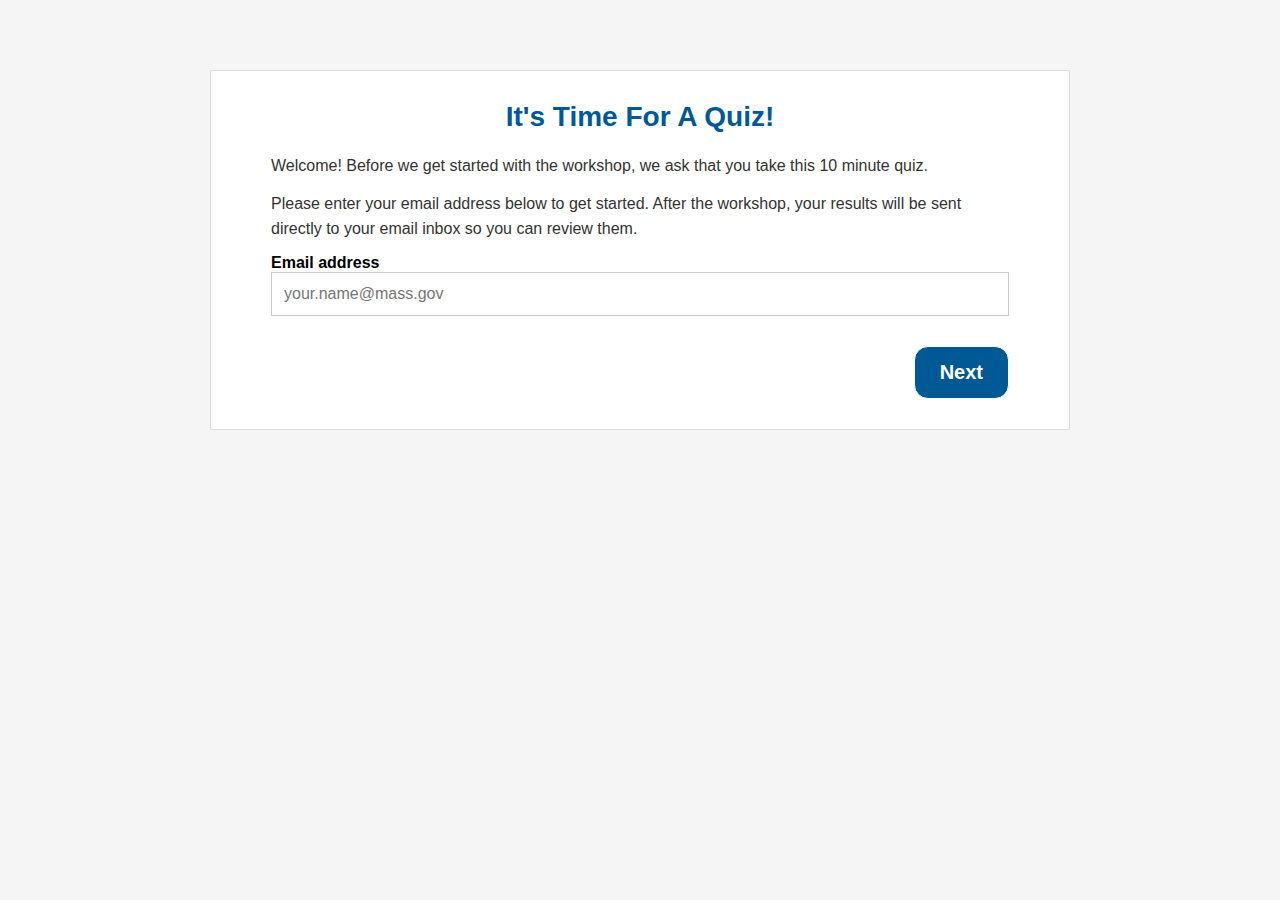
<file: index.html>
<!DOCTYPE html>
<html lang="en">
<head>
    <meta charset="UTF-8">
    <meta name="viewport" content="width=device-width, initial-scale=1.0">
    <link rel="stylesheet" href="styles.css"/>
    <title>SANE Fall Workshop Quiz</title>
</head>
<body>
    <div class="container">
        <div style="padding-bottom: 20px" >
            <h1>It's Time For A Quiz!</h1>
        </div>

        
        <div style="padding-left: 30px; padding-right: 30px;">
            <p>
                Welcome! Before we get started with the workshop, we ask that you take this 10 minute quiz.
            </p>
            <p>
                Please enter your email address below to get started. After the workshop, your results
                will be sent directly to your email inbox so you can review them.
            </p>
            <form id="emailForm">
                <label for="email"><strong>Email address</strong></label>
                <input type="email" id="emailInput" placeholder="your.name@mass.gov" required/>
                <div style="display:flex; justify-content: end">
                    <button type="submit">Next</button>
                </div>
            </form>
            
        </div>
    
        
        
    </div>

    <script>

        document.getElementById("emailForm").addEventListener("submit", (e) => {
            e.preventDefault();
            const email = document.getElementById("emailInput").value.trim();
            sessionStorage.setItem("quizEmail", email);
            window.location.href = "instructions.html";
        })
    </script>
</body>
</html>
</file>
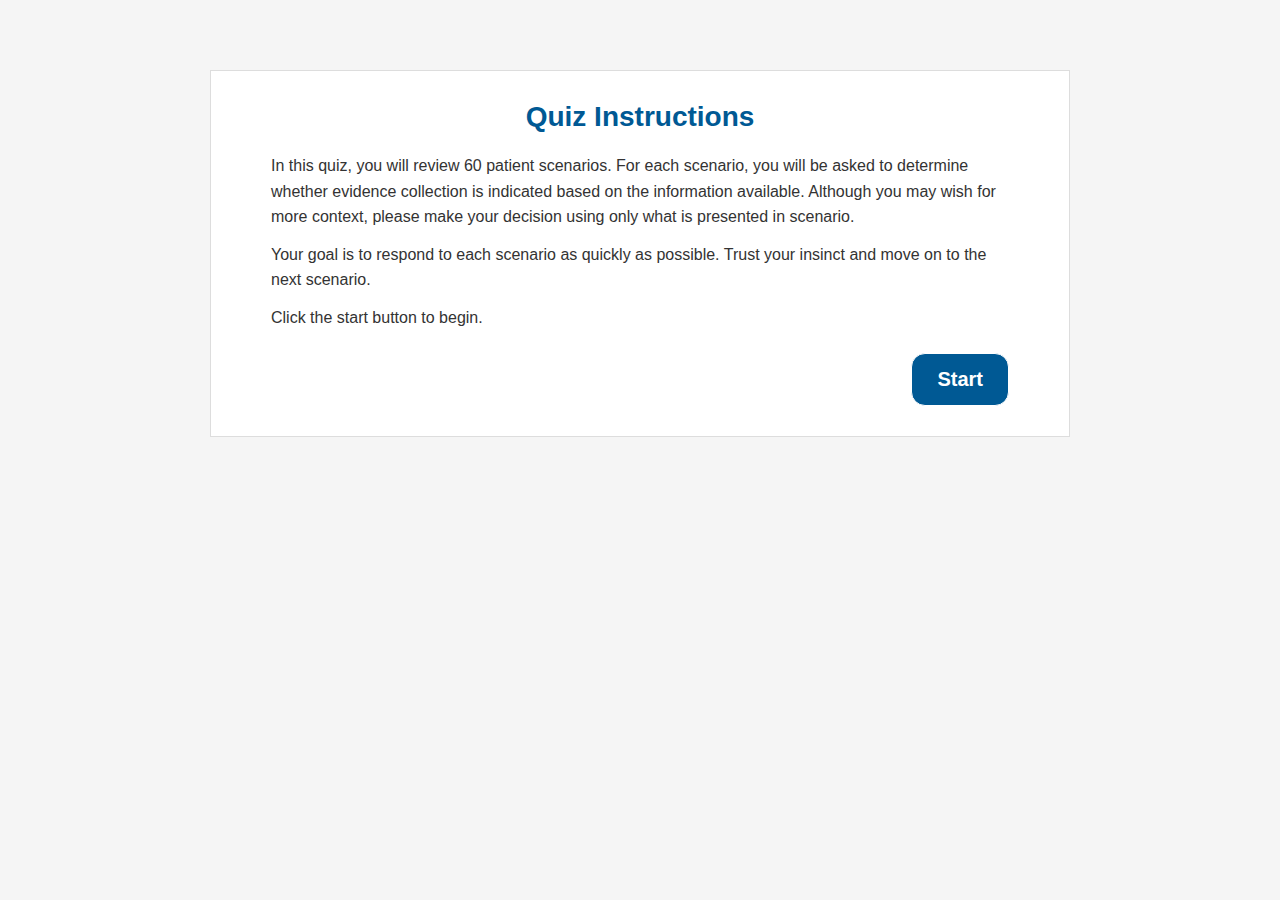
<file: instructions.html>
<!DOCTYPE html>
<html lang="en">
<head>
    <meta charset="UTF-8">
    <meta name="viewport" content="width=device-width, initial-scale=1.0">
    <title>Quiz Instructions</title>
    <link rel="stylesheet" href="styles.css">
</head>
<body>
    <div class="container">
        <div style="text-align: center; padding-bottom: 20px">
            <h1>Quiz Instructions</h1>
        </div>
        <div style="padding-left: 30px; padding-right: 30px;">
            <p>
                In this quiz, you will review 60 patient scenarios. For each scenario, 
                you will be asked to determine whether evidence collection is indicated
                based on the information available. Although you may wish for more context, 
                please make your decision using only what is presented in scenario.
            </p>
            <p>
                Your goal is to respond to each scenario as quickly as possible. Trust your
                insinct and move on to the next scenario.
            </p>
            <p>Click the start button to begin.</p>
            <div style="display:flex; justify-content: end">
                <button onClick="window.location.href='quiz.html'">Start</button>
            </div>
        </div>
    </div>
</body>
</html>
</file>
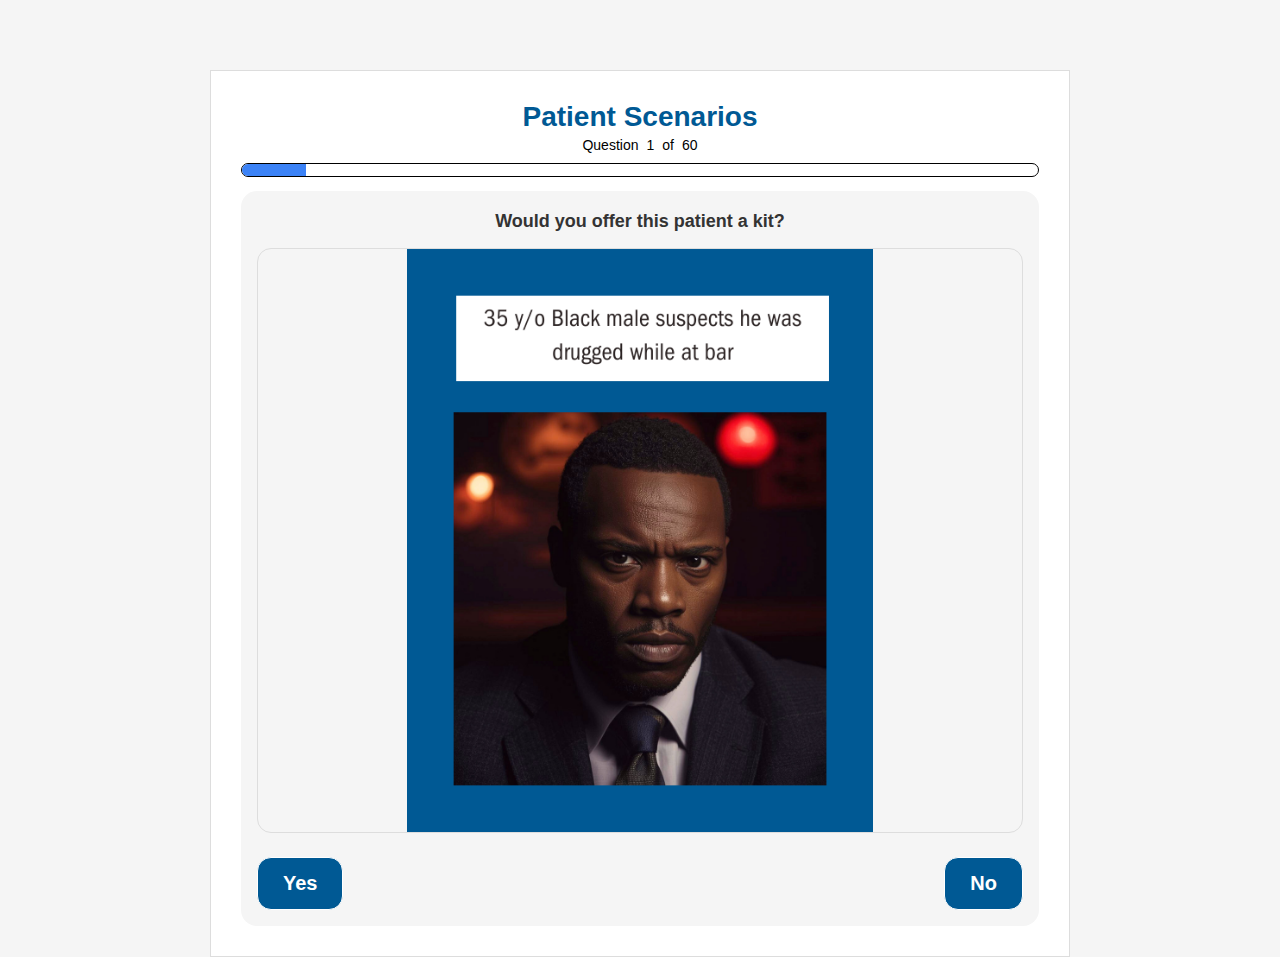
<file: quiz.html>
<!DOCTYPE html>
<html lang="en">
<head>
    <meta charset="UTF-8">
    <meta name="viewport" content="width=device-width, initial-scale=1.0">
    <title>Patient Scenarios</title>
    <link rel="stylesheet" href="styles.css">
</head>
<body>
    <div class="container">
        <div>
            <h1>Patient Scenarios</h1>
            <div class="counter">Question <span id="current">1</span> of <span id="total">90</span></div>
        </div>

        <div class="progress-wrapper">
            <div id="progressBar"></div>
        </div>
        
        <div class="card">
            <p style="text-align: center; font-size: 18px"><strong>Would you offer this patient a kit?</strong></p>
            
            <img id="scenarioImage" src="" alt="Patient Scenario" class="scenario-image"/>
                
            <div class="row">
                <button type="button" class="answer-button" id="yesBtn">Yes</button>
                <button type="button" class="answer-button" id="noBtn">No</button>
            </div>
        
        </div>
    </div>

    <script>

        // CONFIG
        const CSV_PATH = "data/scenario_data.csv";
        const IMAGE_BASE = "images/";
        const IMAGE_EXT = ".png"
        const TOTAL_QUESTIONS = 60;
        const PER_QUESTION_LIMIT_SEC = 8;

        // STATE
        let scenarios = [];
        let randomized = [];
        let idx = 0;
        let quizStartTime = 0;
        let questionStartTime = 0;
        let responseRecorded = false;
        let progressIntervalId = null;
        const responses = [];

        const $ = (id) => document.getElementById(id);

        // UTILS
        function shuffleScenarios(arr) {
            if (!Array.isArray(arr)) {
                console.error("[SUFFLE] Expected an array but got:", arr);
                throw new Error("shuffleArray expected an array");
            }
            
            var a = arr.slice();

            for (let i = a.length - 1; i > 0; i--) {
                var j = Math.floor(Math.random() * (i +1));

                var temp = a[i];
                a[i] = a[j];
                a[j] = temp;
            }

            return a;
        }

        function parseCSV(text) { 
            const lines = text.replace(/\r/g, "").split("\n").filter(l => l.trim() !== ""); 
            if (lines.length < 2) return []; 
            
            const headers = parseCSVLine(lines[0]).map(h => h.trim()); 
            const rows = []; 
            
            for (let i = 1; i < lines.length; i++) { 
                const cols = parseCSVLine(lines[i]); 

                const row = {}; 
                headers.forEach((h, idx) => { 
                    row[h] = (cols[idx] ?? "").trim(); 
                }); 
                
                    rows.push(row); 
                } 
                
                return rows; 
            } 
// Parses one CSV line, correctly handling quoted fields and commas in quotes. 
        function parseCSVLine(line) { 
            const out = []; 
            let cur = ""; 
            let inQuotes = false; 
            
            for (let i = 0; i < line.length; i++) { 
                const ch = line[i]; 
                
                if (ch === '"') { 
                // Escaped quote inside quoted field: "" 
                    if (inQuotes && line[i + 1] === '"') { 
                        cur += '"'; 
                        i++; 
                    } else { 
                            inQuotes = !inQuotes; 
                    } 
                } else if (ch === "," && !inQuotes) { 
                    out.push(cur); 
                    cur = ""; 
                } else { 
                    cur += ch; 
                } 
            } 
            out.push(cur); 
            return out; 
        }

        async function loadCSV() {
            console.log("[FETCH] Attempting to fetch:", CSV_PATH);

            try{
                const res = await fetch(CSV_PATH, { cache: "no-store" });

                console.log("[FETCH] Response object:", res);
                console.log("[FETCH] Status:", res.status, res.statustText);

                if (!res.ok) {
                    throw new Error(`Fetch failed with status ${res.status}`);
                }

                const text = await res.text();
                console.log("[FETCH] Text length:", text.length);

                return text;

            } catch (err) {
                console.error("[FETCH] Error occured:", err);
                throw err;
            }
        }

        // PROGRESS BAR

        function startProgressBar() {
            var bar = document.getElementById("progressBar");
            if (!bar) {
                console.error("[BAR] #progressBar not found");
                return;
            }
            var seconds = Number(PER_QUESTION_LIMIT_SEC);
            if (!seconds || isNaN(seconds) || seconds <= 0) {
                console.error("[BAR] PER_QUESTION_LIMIT_SEC is invalid:", PER_QUESTION_LIMIT_SEC);
                seconds = 8;
            }

            var duration = seconds * 1000;
    
            bar.style.width = "0%";
            bar.className = "";

            var start = Date.now();

            if (progressIntervalId) clearInterval(progressIntervalId);

            progressIntervalId = setInterval(function() {
                var elapsed = Date.now() - start
                var pct = Math.min((elapsed / duration) * 100, 100);
                bar.style.width = pct + "%";

                if (pct > 66) bar.className = "warning";
                if (pct > 85) bar.className = "danger"

                if (pct >= 100) {
                    clearInterval(progressIntervalId);
                    progressIntervalId = null;
                }
            }, 40);
        }

        function clearProgressBar() {
            if (progressIntervalId) clearInterval(progressIntervalId);
            progressIntervalId = null;
        }

        // QUIZ FLOW
        function loadQuestion() {
            clearProgressBar();

            const s = randomized[idx];

            $("current").textContent= idx + 1;
            $("total").textContent = TOTAL_QUESTIONS;
            $("scenarioImage").src = `${IMAGE_BASE}${s.image_path}${IMAGE_EXT}`;
            console.log(s.image_path)

            responseRecorded = false;
            questionStartTime = Date.now();
            startProgressBar();
        }

        function classifyBias(answer, rt) {
            if (answer === "no" || rt > 8) return "strong";
            if (answer === "yes" && rt >= 6 && rt <= 8) return "slight";
            if (answer === "yes" && rt < 6) return "none";
            return "unclassified";
        }

        function recordAnswer (answer) {
            if (responseRecorded) return;
            responseRecorded = true;

            clearProgressBar();

            const rt = (Date.now() - questionStartTime) / 1000;
            const s = randomized[idx];

            const rtScore = Math.min(rt / PER_QUESTION_LIMIT_SEC, 1);

            responses.push({
                scenario_id: Number(s.scenario_id),
                image_path: s.image_path,
                answer: answer,
                reaction_time_sec: Number(rt.toFixed(3)),
                bias_level: classifyBias(answer, rt),

                scenario_context: s.scenario_context,
                scenario_text: s.scenario_text,
                age: s.age,
                race: s.race,
                gender: s.gender,
                assault_type: s.assault_type
            });

            if (idx < randomized.length - 1) {
                idx++;
                setTimeout(loadQuestion, 10);
            } else {
                submitQuiz();
            }
        }

        function submitQuiz() {
            sessionStorage.setItem("quizResults", JSON.stringify(responses));
            sessionStorage.setItem(
                "quizTotalTimeSec",
                ((Date.now() - quizStartTime) / 1000).toFixed(2)
            );
            window.location.href = "results.html";
        }

        // EVENTS

        $("yesBtn").addEventListener("click", () => recordAnswer("yes"));
        $("noBtn").addEventListener("click", () => recordAnswer("no"));

        // INIT

        window.addEventListener("load", async () => {
            console.log("[INIT] page loaded");

            quizStartTime = Date.now();

            try {
                const csvText = await loadCSV();
                console.log("[INIT] csvText length:", csvText.length);

                const row = parseCSV(csvText);
                console.log("[INIT] rows:", row.length);
                console.log("[INIT] first rows:", row[0]);

                scenarios = row
                    .filter(r => r.scenario_id && r.image_path)
                    .map(r => ({ ...r, scenario_id: Number(r.scenario_id) }));
                
                console.log("[INIT] Valid scenarios:", scenarios.length);

                if(!scenarios.length) {
                    throw new Error("No valid scenarios after parsing");
                }

                randomized = shuffleScenarios(scenarios).slice(0, TOTAL_QUESTIONS);
                console.log("[INIT] Scenarios selected for quiz:", randomized.length);

                loadQuestion();
                
            } catch (err) {
                console.error("[INIT] CSV fetch failed:", err)
                alert("[INIT] error: " + (err?.message || err));
            }
        });

    </script>
</body>
</html>
</file>
<file: styles.css>
:root{
    --bg: #f5f5f5;
    --line: #005994;
    --primary: #3b82f6;
    --warning: #f59e0b;
    --danger: #ef4444;
}

* {
    margin: 0;
    padding: 0;
    box-sizing: border-box;
}

html, body {
    height: 100%;
}

body {
    font-family: sans-serif;
    background: var(--bg);
    min-height: 100vh;
    padding: 10px;
    -webkit-text-size-adjust: 100%;
}

/* Mobile-first container */
.container {
    width: 100%;
    background: white;
    padding: 30px;
    max-width: 860px;
    margin: 0 auto;
    padding: 16px;
    border: 1px solid #ddd;

    /* iPhone safe area */
    padding-left: max(16px, env(safe-area-inset-left));
    padding-right: max(16px, env(safe-area-inset-right));
    padding-top: max(16px, env(safe-area-inset-top));
    padding-bottom: max(16px, env(safe-area-inset-bottom));
}

h1 {
    color: #005994;
    font-size: 24px,
    margin: 8px 0 10px;
    text-align: center; 
}

p { 
    line-height: 1.6;
    margin: 0 0 12px;
    color: #333;
    font-size: 16px;
}

input[type="email"] {
    width: 100%;
    padding: 12px;
    margin-bottom: 20px;
    border: 1px solid #ccc;
    font-size: 16px;
}

/* Card */
.card {
    background-color: var(--bg);
    border-radius: 16px;
    padding: 16px;
}

/* Counter */
.counter {
    display: flex;
    justify-content: center;
    align-items: baseline;
    gap: 8px;
    margin: 4px 0 4px;
    font-size: 14px;
}

.progress-wrapper {
    width: 100%;
    height: 14px;
    background: rgba(255,255,255,255,0.88);
    border-radius: 999px;
    overflow: hidden;
    border: 1px solid black;
    margin:10px 0 14px;
}

#progressBar {
    width: 0%;
    height: 100%;
    background-color: var(--primary);
    transition: width 0.05s linear;
}

#progressBar.warning { background-color: var(--warning); }
#progressBar.danger { background-color: var(--danger); }

.scenario-image {
    width: 100%;
    height: auto;
    max-height: 65vh;
    object-fit: contain;
    border-radius: 14px;
    display: block;
    margin: 12px 0 14px;
    border: 1px solid #ddd;
}

/* Buttons: mobile-first stack */
.row {
    display: flex;
    flex-direction: row;
    justify-content: space-between;
}

button {
    width: 100%;
    padding: 14px 25px;
    border-radius: 14px;
    background: #005994;
    color: white;
    border: 1px solid white;
    font-size: 20px;
    font-weight: 600;
    cursor: pointer;
    margin-top: 10px;

    /* remove iOS tap highlight */
    -webkit-tap-highlight-color: transparent;
}

button:hover {
    transform: translateY(1px)
}

button:active {
    background: var(--bg);
}

/* Tablet Styles */
@media (min-width: 600px) {
    body {
        padding: 20px;
    }
    .container {
        padding: 30px;
        margin: 50px auto;
    }
    button {
        width: auto;
    }
}

/* Desktop */ 
@media (min-width: 900px) {
    h1 {
        font-size: 28px;
    }
    h2 {
        font-size: 22px;
    }
}
</file>
